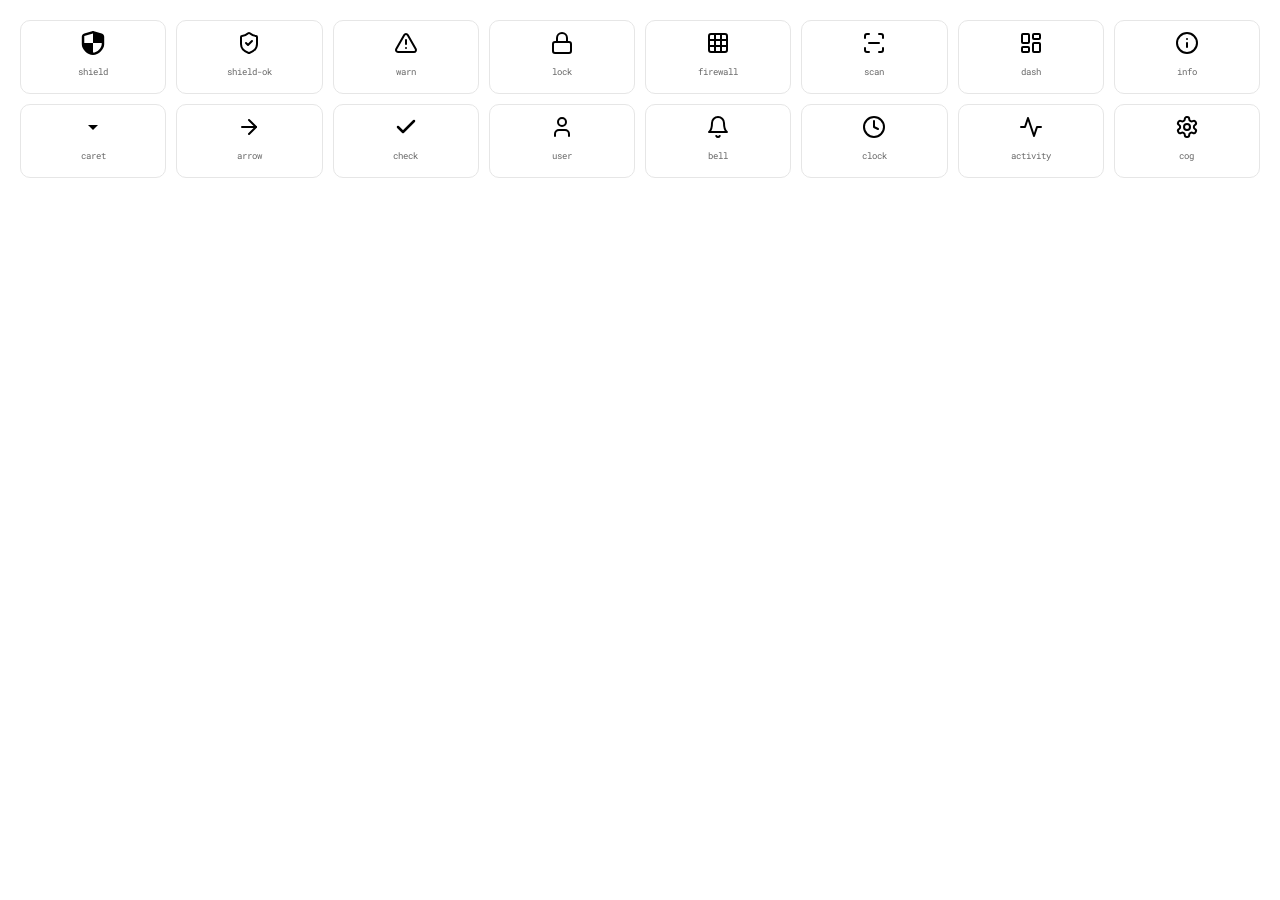
<file: WP Defender Design System/preview/brand-icons.html>
<!doctype html>
<html><head><meta charset="utf-8"><title>Iconography</title>
<link rel="stylesheet" href="../colors_and_type.css">
<style>
  body{margin:0;padding:20px;background:#fff;font-family:var(--font-sans)}
  .grid{display:grid;grid-template-columns:repeat(8,1fr);gap:10px}
  .ic{display:flex;flex-direction:column;align-items:center;gap:6px;padding:10px;border:1px solid var(--border-default);border-radius:10px}
  .ic img{width:24px;height:24px;color:var(--ink-800)}
  .ic span{font-family:var(--font-mono);font-size:9px;color:var(--fg-2)}
</style></head>
<body>
<div class="grid">
  <div class="ic"><img src="../assets/defender-shield.svg"><span>shield</span></div>
  <div class="ic"><img src="../assets/icons/shield-check.svg"><span>shield-ok</span></div>
  <div class="ic"><img src="../assets/icons/warning-triangle.svg"><span>warn</span></div>
  <div class="ic"><img src="../assets/icons/lock.svg"><span>lock</span></div>
  <div class="ic"><img src="../assets/icons/firewall.svg"><span>firewall</span></div>
  <div class="ic"><img src="../assets/icons/scan.svg"><span>scan</span></div>
  <div class="ic"><img src="../assets/icons/dashboard.svg"><span>dash</span></div>
  <div class="ic"><img src="../assets/icons/info-circle.svg"><span>info</span></div>
  <div class="ic"><img src="../assets/icons/caret-down.svg"><span>caret</span></div>
  <div class="ic"><img src="../assets/icons/arrow-right.svg"><span>arrow</span></div>
  <div class="ic"><img src="../assets/icons/check.svg"><span>check</span></div>
  <div class="ic"><img src="../assets/icons/user.svg"><span>user</span></div>
  <div class="ic"><img src="../assets/icons/bell.svg"><span>bell</span></div>
  <div class="ic"><img src="../assets/icons/clock.svg"><span>clock</span></div>
  <div class="ic"><img src="../assets/icons/activity.svg"><span>activity</span></div>
  <div class="ic"><img src="../assets/icons/settings-cog.svg"><span>cog</span></div>
</div>
</body></html>
</file>
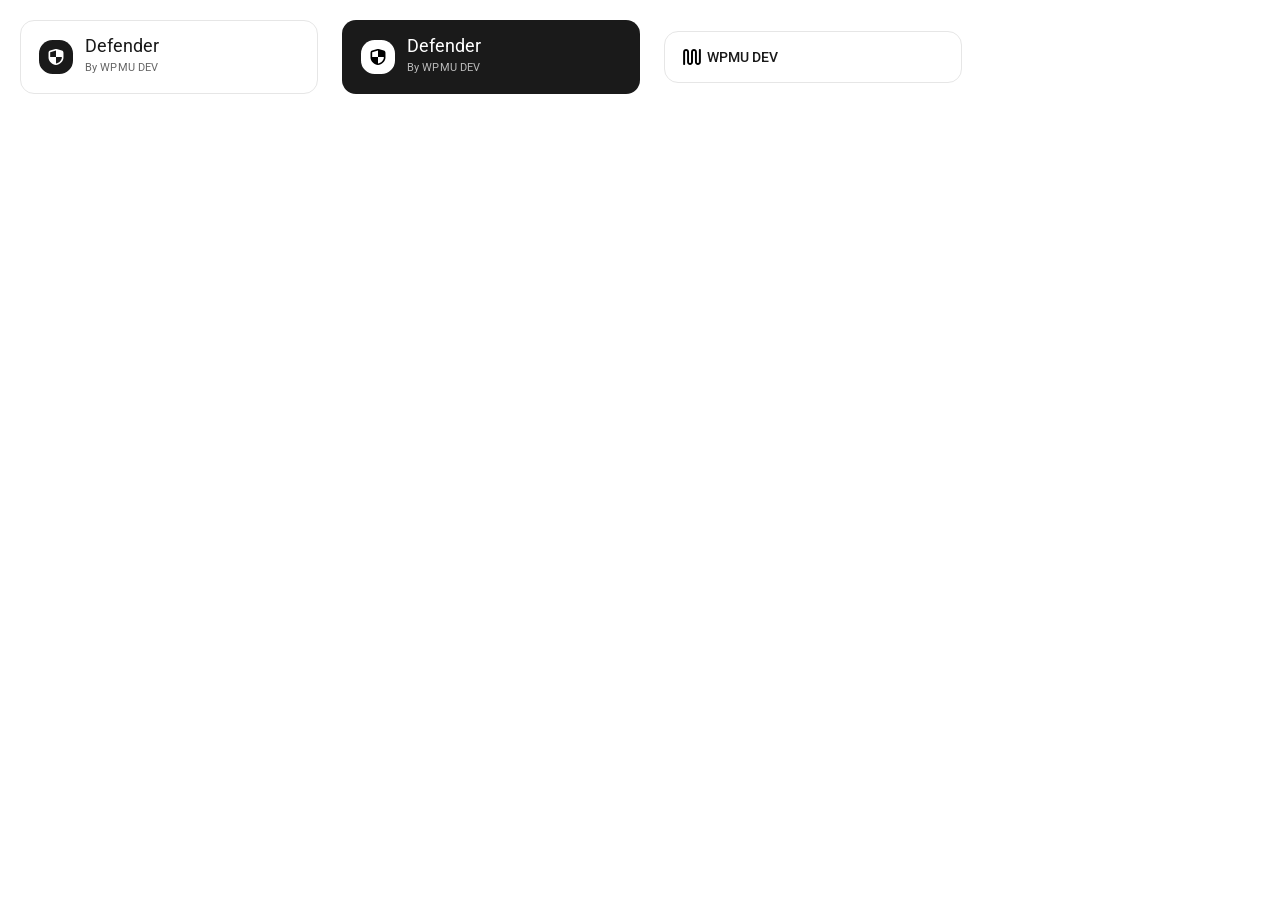
<file: WP Defender Design System/preview/brand-logos.html>
<!doctype html>
<html><head><meta charset="utf-8"><title>Logos</title>
<link rel="stylesheet" href="../colors_and_type.css">
<style>
  body{margin:0;padding:20px;background:#fff;font-family:var(--font-sans);display:flex;gap:24px;flex-wrap:wrap;align-items:center}
  .box{display:flex;align-items:center;gap:12px;padding:14px 18px;border:1px solid var(--border-default);border-radius:14px;min-width:260px}
  .box.dark{background:var(--ink-800);color:#fff;border-color:transparent}
  .box.dark .title{color:#fff}
  .box .sh{width:34px;height:34px;border-radius:13.6px;background:var(--ink-800);display:flex;align-items:center;justify-content:center;color:#fff}
  .box.dark .sh{background:#fff;color:var(--ink-800)}
  .title{font-size:18px;font-weight:400;color:var(--fg-1)}
  .sub{font-size:11px;color:var(--fg-2);letter-spacing:.1px}
  .box.dark .sub{color:rgba(255,255,255,.7)}
  .wp{display:flex;align-items:center;gap:6px;color:var(--fg-1)}
  .box.dark .wp{color:#fff}
</style></head>
<body>
<div class="box">
  <div class="sh"><img src="../assets/defender-shield.svg" width="16" height="16" style="filter:invert(1)"></div>
  <div><div class="title">Defender</div><div class="sub">By WPMU DEV</div></div>
</div>
<div class="box dark">
  <div class="sh"><img src="../assets/defender-shield.svg" width="16" height="16"></div>
  <div><div class="title">Defender</div><div class="sub">By WPMU DEV</div></div>
</div>
<div class="box">
  <div class="wp"><img src="../assets/wpmudev-logo.svg" width="18" height="16"><span style="font-weight:500">WPMU DEV</span></div>
</div>
</body></html>
</file>
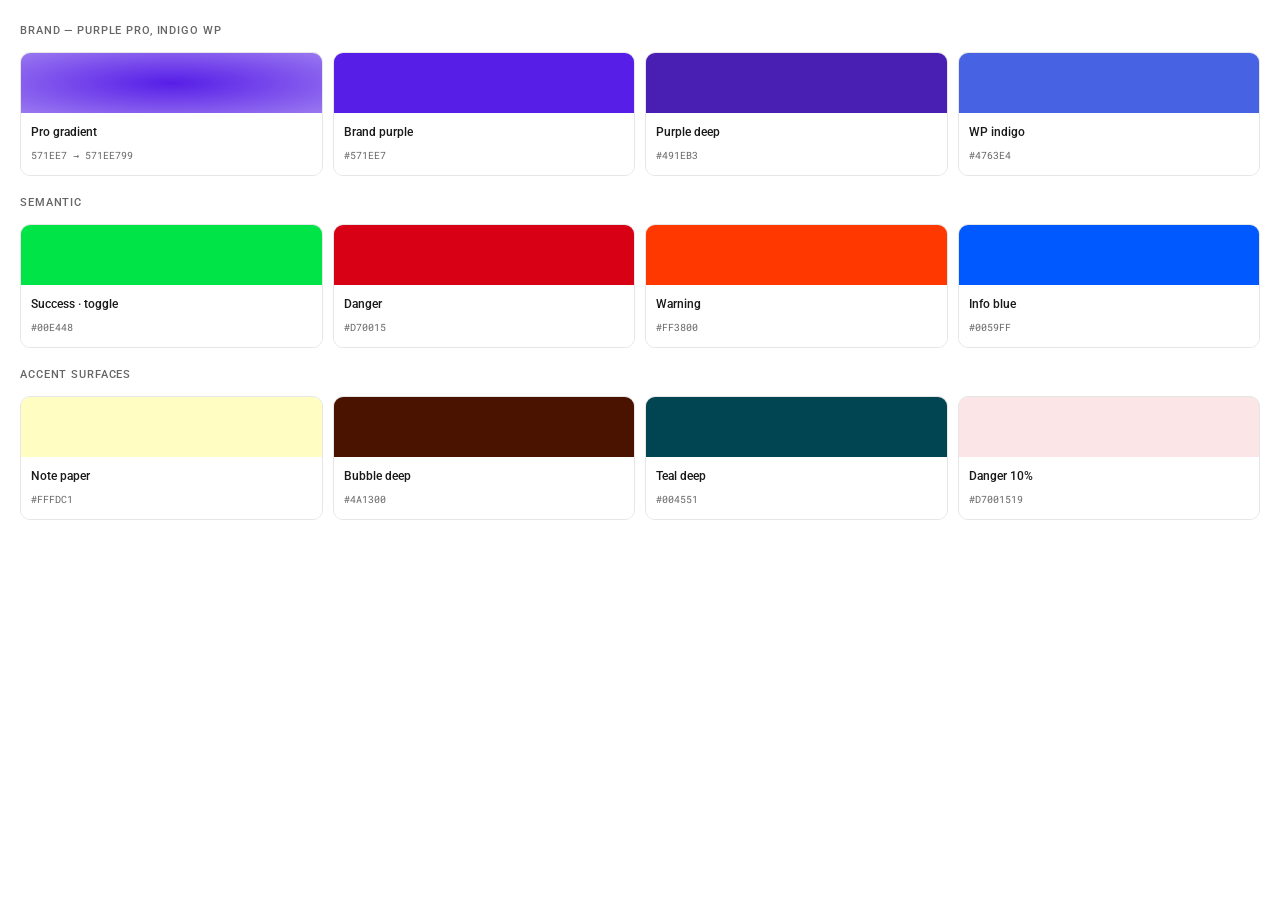
<file: WP Defender Design System/preview/colors-brand-semantic.html>
<!doctype html>
<html><head><meta charset="utf-8"><title>Colors — Brand & Semantic</title>
<link rel="stylesheet" href="../colors_and_type.css">
<style>
  body{margin:0;padding:20px;background:#fff;font-family:var(--font-sans)}
  h4{margin:0 0 10px;font-size:11px;font-weight:500;letter-spacing:.08em;text-transform:uppercase;color:var(--fg-2)}
  .row{display:grid;grid-template-columns:repeat(4,1fr);gap:10px;margin-bottom:16px}
  .sw{border-radius:10px;overflow:hidden;border:1px solid var(--border-default)}
  .chip{height:60px}
  .meta{padding:8px 10px;background:var(--white)}
  .name{font-size:12px;font-weight:500;color:var(--fg-1)}
  .hex{font-family:var(--font-mono);font-size:10px;color:var(--fg-2);margin-top:2px}
</style></head>
<body>
<h4>Brand — purple Pro, indigo WP</h4>
<div class="row">
  <div class="sw"><div class="chip" style="background:radial-gradient(var(--brand-purple) 0%, var(--brand-purple-soft) 100%)"></div><div class="meta"><div class="name">Pro gradient</div><div class="hex">571EE7 → 571EE799</div></div></div>
  <div class="sw"><div class="chip" style="background:var(--brand-purple)"></div><div class="meta"><div class="name">Brand purple</div><div class="hex">#571EE7</div></div></div>
  <div class="sw"><div class="chip" style="background:var(--brand-purple-deep)"></div><div class="meta"><div class="name">Purple deep</div><div class="hex">#491EB3</div></div></div>
  <div class="sw"><div class="chip" style="background:var(--brand-indigo)"></div><div class="meta"><div class="name">WP indigo</div><div class="hex">#4763E4</div></div></div>
</div>

<h4>Semantic</h4>
<div class="row">
  <div class="sw"><div class="chip" style="background:var(--success)"></div><div class="meta"><div class="name">Success · toggle</div><div class="hex">#00E448</div></div></div>
  <div class="sw"><div class="chip" style="background:var(--danger)"></div><div class="meta"><div class="name">Danger</div><div class="hex">#D70015</div></div></div>
  <div class="sw"><div class="chip" style="background:var(--warning)"></div><div class="meta"><div class="name">Warning</div><div class="hex">#FF3800</div></div></div>
  <div class="sw"><div class="chip" style="background:var(--success-ink)"></div><div class="meta"><div class="name">Info blue</div><div class="hex">#0059FF</div></div></div>
</div>

<h4>Accent surfaces</h4>
<div class="row">
  <div class="sw"><div class="chip" style="background:var(--warning-bg)"></div><div class="meta"><div class="name">Note paper</div><div class="hex">#FFFDC1</div></div></div>
  <div class="sw"><div class="chip" style="background:var(--cream-deep)"></div><div class="meta"><div class="name">Bubble deep</div><div class="hex">#4A1300</div></div></div>
  <div class="sw"><div class="chip" style="background:var(--teal-deep)"></div><div class="meta"><div class="name">Teal deep</div><div class="hex">#004551</div></div></div>
  <div class="sw"><div class="chip" style="background:var(--danger-10)"></div><div class="meta"><div class="name">Danger 10%</div><div class="hex">#D7001519</div></div></div>
</div>
</body></html>
</file>
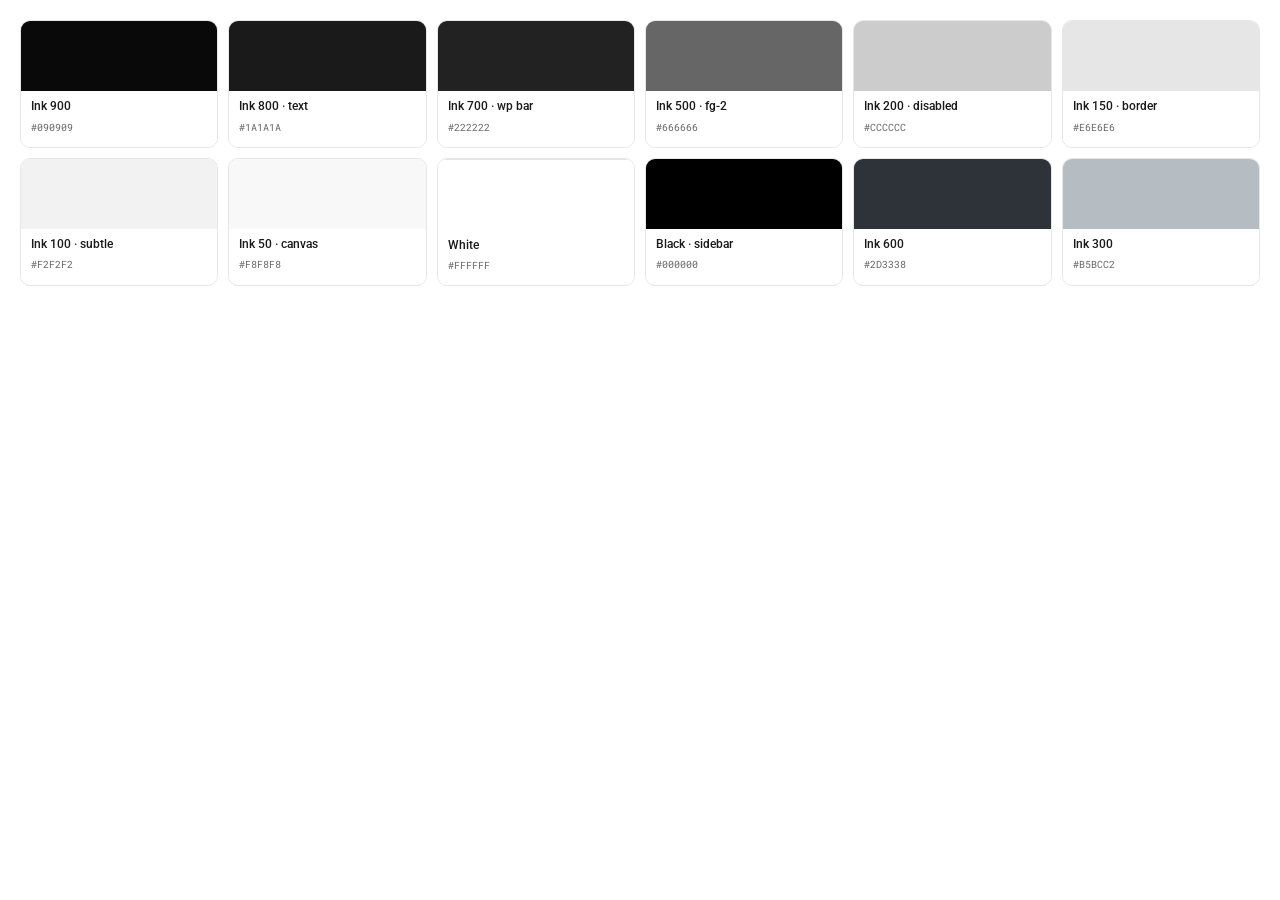
<file: WP Defender Design System/preview/colors-neutrals.html>
<!doctype html>
<html><head><meta charset="utf-8"><title>Colors — Core</title>
<link rel="stylesheet" href="../colors_and_type.css">
<style>
  body{margin:0;padding:20px;background:#fff;font-family:var(--font-sans)}
  .grid{display:grid;grid-template-columns:repeat(6,1fr);gap:10px}
  .sw{border-radius:10px;overflow:hidden;border:1px solid var(--border-default)}
  .chip{height:70px}
  .meta{padding:8px 10px;background:var(--white)}
  .name{font-size:12px;font-weight:500;color:var(--fg-1);line-height:1.3}
  .hex{font-family:var(--font-mono);font-size:10px;color:var(--fg-2);margin-top:2px}
</style></head>
<body>
<div class="grid">
  <div class="sw"><div class="chip" style="background:var(--ink-900)"></div><div class="meta"><div class="name">Ink 900</div><div class="hex">#090909</div></div></div>
  <div class="sw"><div class="chip" style="background:var(--ink-800)"></div><div class="meta"><div class="name">Ink 800 · text</div><div class="hex">#1A1A1A</div></div></div>
  <div class="sw"><div class="chip" style="background:var(--ink-700)"></div><div class="meta"><div class="name">Ink 700 · wp bar</div><div class="hex">#222222</div></div></div>
  <div class="sw"><div class="chip" style="background:var(--ink-500)"></div><div class="meta"><div class="name">Ink 500 · fg-2</div><div class="hex">#666666</div></div></div>
  <div class="sw"><div class="chip" style="background:var(--ink-200)"></div><div class="meta"><div class="name">Ink 200 · disabled</div><div class="hex">#CCCCCC</div></div></div>
  <div class="sw"><div class="chip" style="background:var(--ink-150)"></div><div class="meta"><div class="name">Ink 150 · border</div><div class="hex">#E6E6E6</div></div></div>
  <div class="sw"><div class="chip" style="background:var(--ink-100)"></div><div class="meta"><div class="name">Ink 100 · subtle</div><div class="hex">#F2F2F2</div></div></div>
  <div class="sw"><div class="chip" style="background:var(--ink-50)"></div><div class="meta"><div class="name">Ink 50 · canvas</div><div class="hex">#F8F8F8</div></div></div>
  <div class="sw"><div class="chip" style="background:var(--white);border-top:1px solid var(--border-default)"></div><div class="meta"><div class="name">White</div><div class="hex">#FFFFFF</div></div></div>
  <div class="sw"><div class="chip" style="background:var(--black)"></div><div class="meta"><div class="name">Black · sidebar</div><div class="hex">#000000</div></div></div>
  <div class="sw"><div class="chip" style="background:var(--ink-600)"></div><div class="meta"><div class="name">Ink 600</div><div class="hex">#2D3338</div></div></div>
  <div class="sw"><div class="chip" style="background:var(--ink-300)"></div><div class="meta"><div class="name">Ink 300</div><div class="hex">#B5BCC2</div></div></div>
</div>
</body></html>
</file>
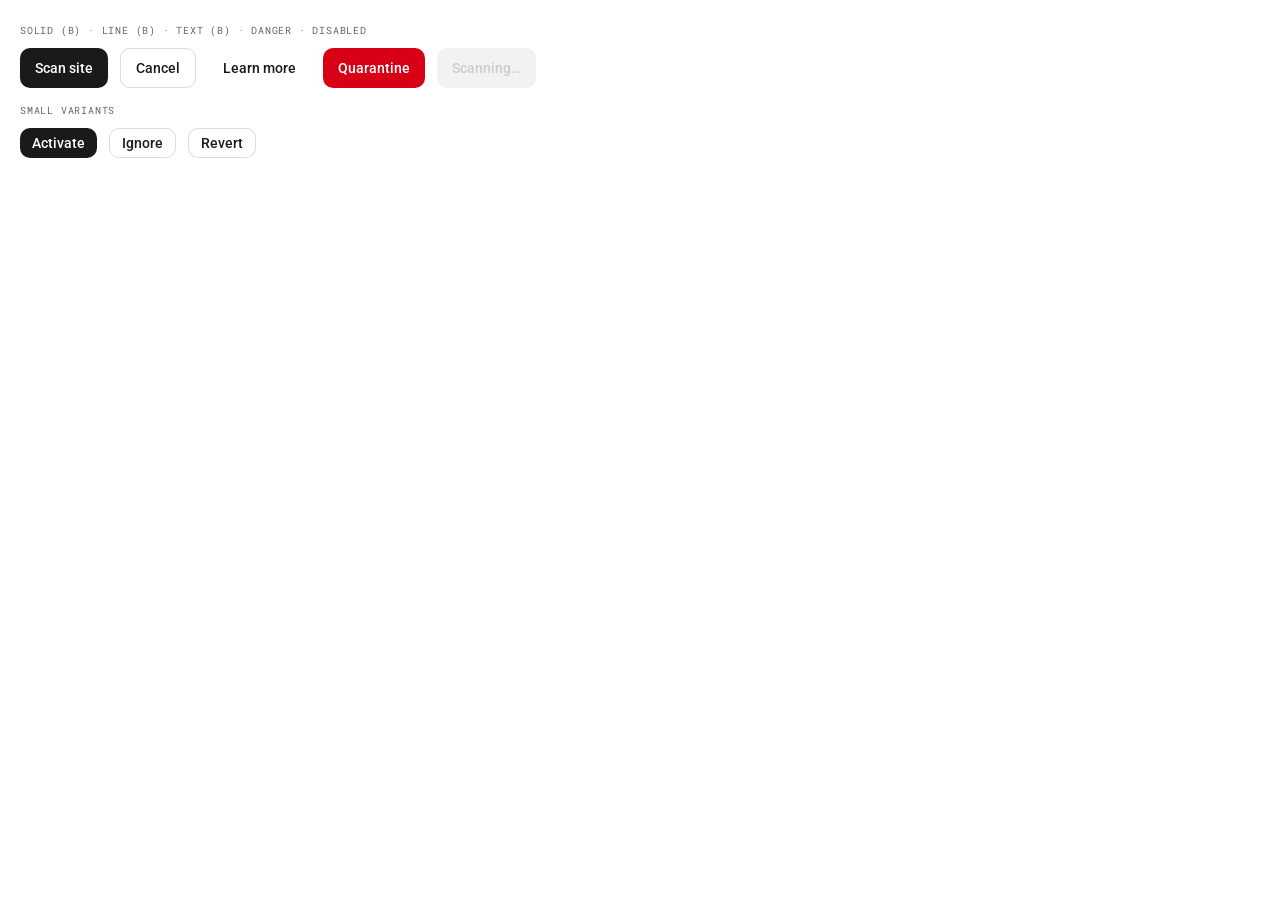
<file: WP Defender Design System/preview/components-buttons.html>
<!doctype html>
<html><head><meta charset="utf-8"><title>Buttons</title>
<link rel="stylesheet" href="../colors_and_type.css">
<style>
  body{margin:0;padding:20px;background:#fff;font-family:var(--font-sans)}
  .row{display:flex;gap:12px;flex-wrap:wrap;align-items:center;margin-bottom:12px}
  .btn{font-family:var(--font-sans);font-size:14px;font-weight:500;border-radius:10px;padding:0 15px;height:40px;border:0;cursor:pointer;display:inline-flex;align-items:center;gap:7px;transition:background var(--dur-fast) var(--ease-std)}
  .btn.lg{font-size:18px;height:40px}
  .btn.sm{height:30px;font-size:14px;padding:0 12px}
  .btn-solid{background:var(--ink-800);color:var(--white)}
  .btn-solid:hover{background:var(--ink-600)}
  .btn-line{background:transparent;color:var(--ink-800);border:1px solid var(--ink-800-15)}
  .btn-line:hover{background:var(--ink-50)}
  .btn-text{background:transparent;color:var(--ink-800)}
  .btn-text:hover{text-decoration:underline}
  .btn-danger{background:var(--danger);color:var(--white)}
  .btn-solid-w{background:var(--white);color:var(--ink-800);border:1px solid var(--ink-800-15)}
  .btn[disabled]{background:var(--ink-100);color:var(--ink-200);pointer-events:none}
  .label{font-family:var(--font-mono);font-size:10px;color:var(--fg-2);text-transform:uppercase;letter-spacing:.08em;margin:0 0 6px}
</style></head>
<body>
<p class="label">Solid (B) · Line (B) · Text (B) · Danger · Disabled</p>
<div class="row">
  <button class="btn btn-solid">Scan site</button>
  <button class="btn btn-line">Cancel</button>
  <button class="btn btn-text">Learn more</button>
  <button class="btn btn-danger">Quarantine</button>
  <button class="btn btn-solid" disabled>Scanning…</button>
</div>
<p class="label">Small variants</p>
<div class="row">
  <button class="btn btn-solid sm">Activate</button>
  <button class="btn btn-line sm">Ignore</button>
  <button class="btn btn-solid-w sm">Revert</button>
</div>
</body></html>
</file>
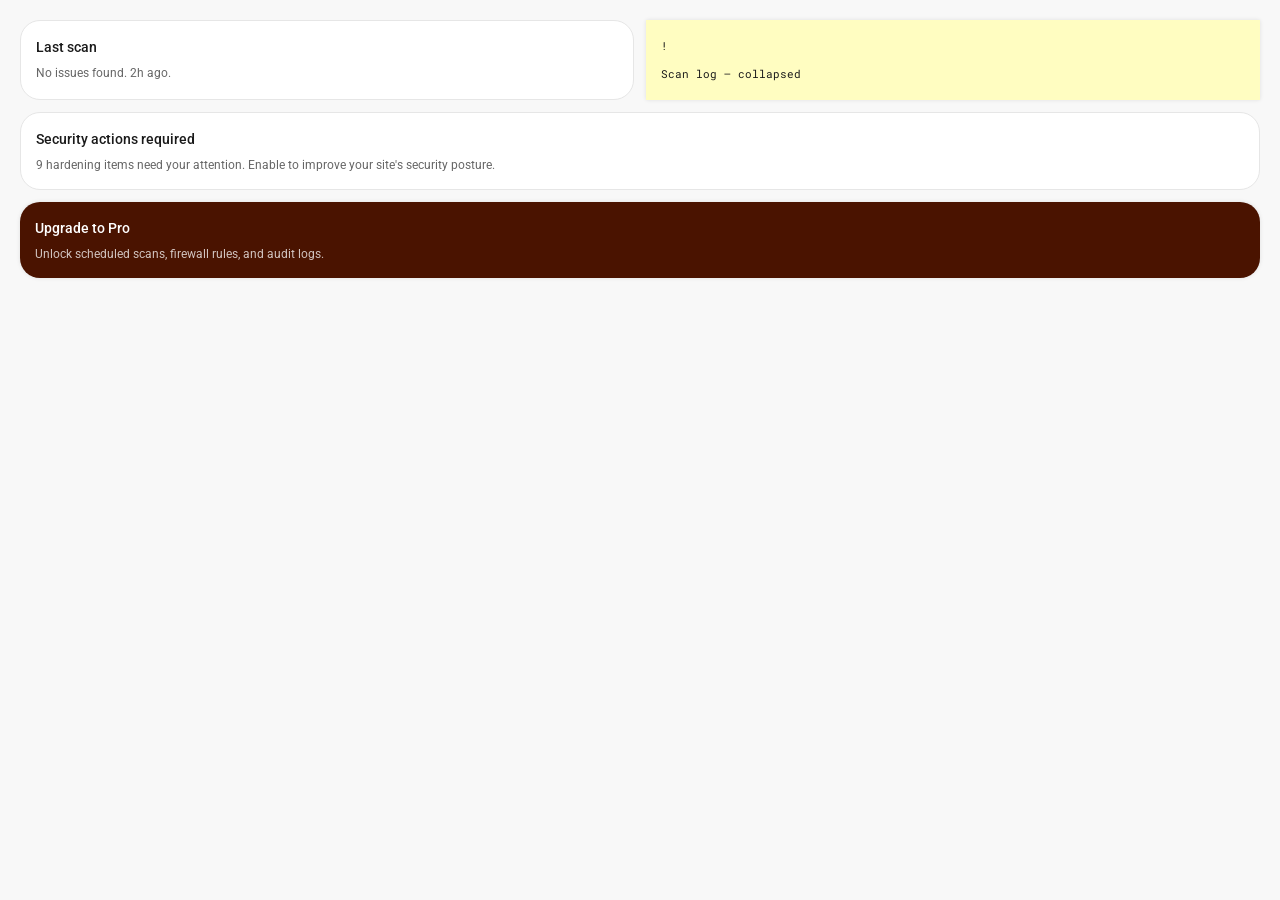
<file: WP Defender Design System/preview/components-cards.html>
<!doctype html>
<html><head><meta charset="utf-8"><title>Cards</title>
<link rel="stylesheet" href="../colors_and_type.css">
<style>
  body{margin:0;padding:20px;background:var(--ink-50);font-family:var(--font-sans)}
  .grid{display:grid;grid-template-columns:1fr 1fr;gap:12px}
  .card{background:#fff;border:1px solid var(--border-default);border-radius:20px;padding:15px}
  .note{background:var(--warning-bg);border-radius:0;padding:15px;box-shadow:var(--shadow-xs);backdrop-filter:blur(10px)}
  .bubble{background:var(--cream-deep);color:#fff;border-radius:20px;padding:15px;box-shadow:var(--shadow-xs)}
  .title{font-size:14px;font-weight:500;margin:0 0 6px;color:var(--fg-1)}
  .bubble .title{color:#fff}
  .body{font-size:12px;color:var(--fg-2);margin:0;line-height:18px}
  .bubble .body{color:rgba(255,255,255,.75)}
  .mono{font-family:var(--font-mono);font-size:11px;color:var(--fg-1);margin:0}
</style></head>
<body>
<div class="grid">
  <div class="card">
    <p class="title">Last scan</p>
    <p class="body">No issues found. 2h ago.</p>
  </div>
  <div class="note">
    <p class="mono" style="margin-bottom:6px">!</p>
    <p class="mono">Scan log — collapsed</p>
  </div>
  <div class="card" style="grid-column:span 2">
    <p class="title">Security actions required</p>
    <p class="body">9 hardening items need your attention. Enable to improve your site's security posture.</p>
  </div>
  <div class="bubble" style="grid-column:span 2">
    <p class="title">Upgrade to Pro</p>
    <p class="body">Unlock scheduled scans, firewall rules, and audit logs.</p>
  </div>
</div>
</body></html>
</file>
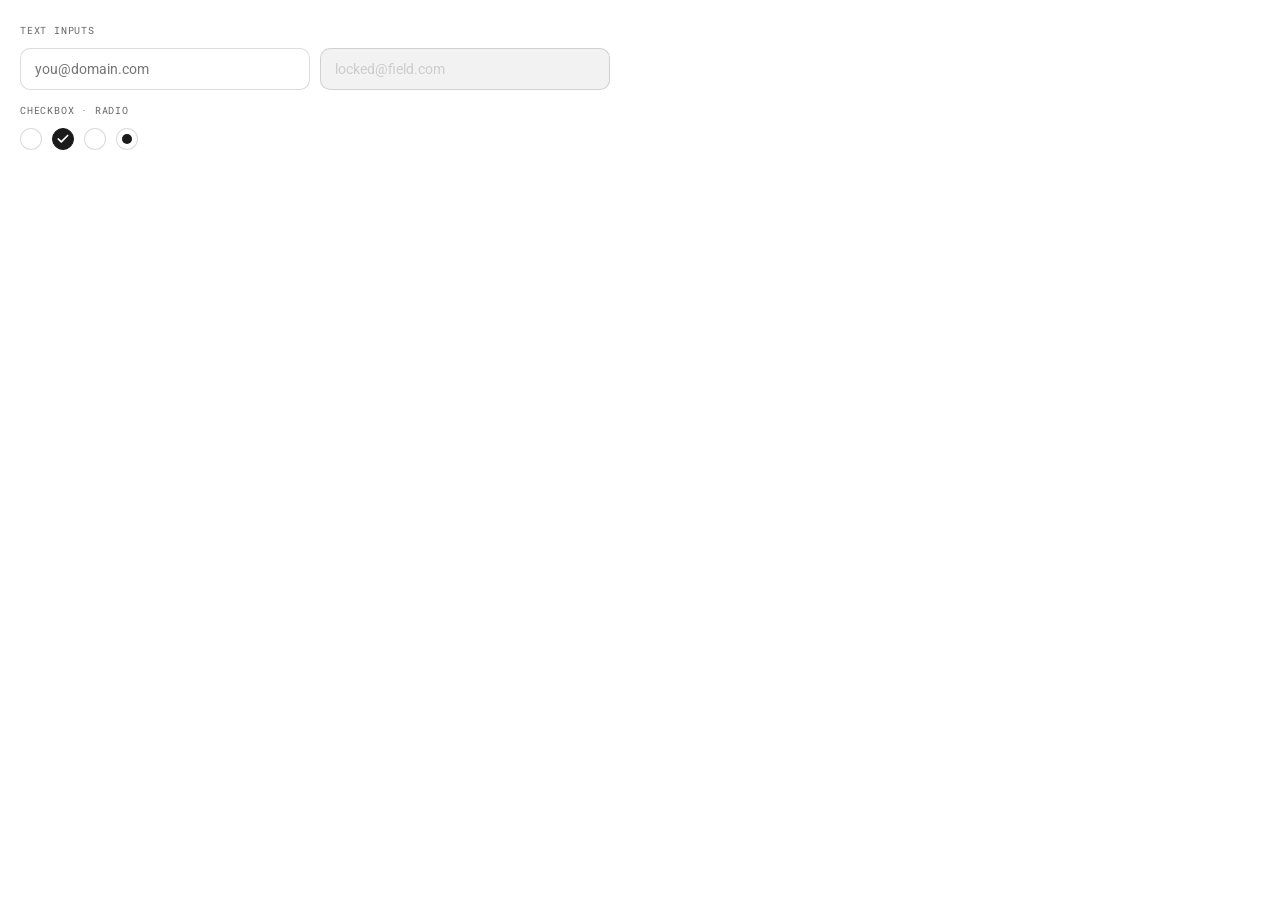
<file: WP Defender Design System/preview/components-inputs.html>
<!doctype html>
<html><head><meta charset="utf-8"><title>Inputs</title>
<link rel="stylesheet" href="../colors_and_type.css">
<style>
  body{margin:0;padding:20px;background:#fff;font-family:var(--font-sans)}
  .input{height:40px;border:1px solid var(--ink-800-15);border-radius:10px;padding:0 14px;font-size:14px;font-family:inherit;width:260px;background:#fff;color:var(--fg-1)}
  .input:focus{outline:2px solid var(--brand-indigo);outline-offset:-1px;border-color:transparent}
  .input.disabled{background:var(--ink-100);color:var(--ink-200);pointer-events:none}
  .row{display:flex;gap:10px;margin-bottom:10px;align-items:center;flex-wrap:wrap}
  .check{width:20px;height:20px;border-radius:100px;border:1px solid var(--ink-800-15);background:#fff;display:inline-flex;align-items:center;justify-content:center}
  .check.on{background:var(--ink-800);border-color:var(--ink-800)}
  .check.on svg{color:#fff}
  .radio{width:20px;height:20px;border-radius:100%;border:1px solid var(--ink-800-15);background:#fff;display:inline-flex;align-items:center;justify-content:center}
  .radio.on::after{content:"";width:10px;height:10px;border-radius:100%;background:var(--ink-800)}
  .label{font-family:var(--font-mono);font-size:10px;color:var(--fg-2);text-transform:uppercase;letter-spacing:.08em;margin:0 0 6px}
</style></head>
<body>
<p class="label">Text inputs</p>
<div class="row">
  <input class="input" placeholder="you@domain.com">
  <input class="input disabled" value="locked@field.com">
</div>
<p class="label">Checkbox · Radio</p>
<div class="row">
  <span class="check"></span>
  <span class="check on"><svg width="14" height="14" viewBox="0 0 24 24" fill="none" stroke="currentColor" stroke-width="3" stroke-linecap="round" stroke-linejoin="round"><path d="M20 6 9 17l-5-5"/></svg></span>
  <span class="radio"></span>
  <span class="radio on"></span>
</div>
</body></html>
</file>
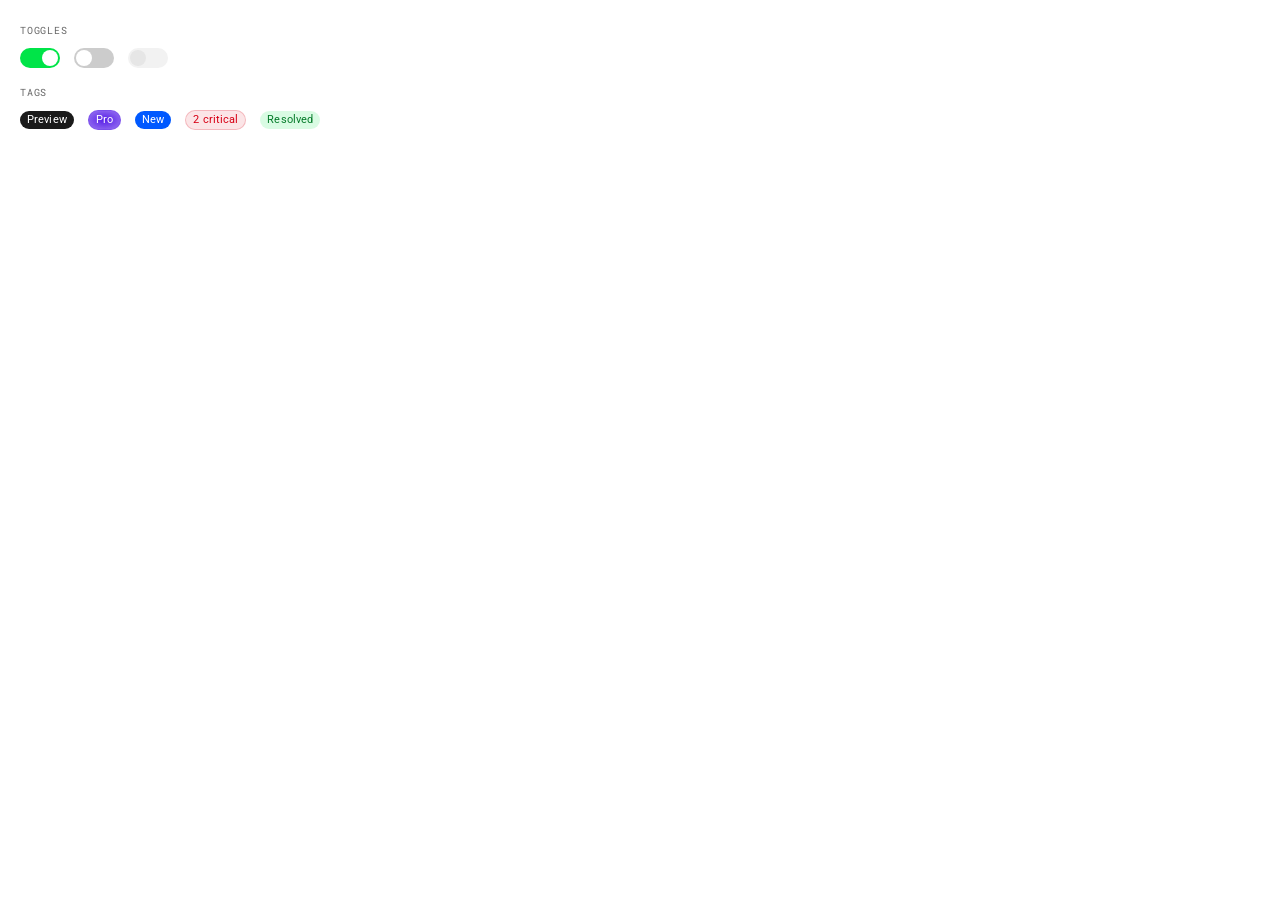
<file: WP Defender Design System/preview/components-toggles-tags.html>
<!doctype html>
<html><head><meta charset="utf-8"><title>Toggles & Tags</title>
<link rel="stylesheet" href="../colors_and_type.css">
<style>
  body{margin:0;padding:20px;background:#fff;font-family:var(--font-sans)}
  .row{display:flex;gap:14px;flex-wrap:wrap;align-items:center;margin-bottom:14px}
  .toggle{width:40px;height:20px;border-radius:100px;position:relative;display:inline-block;cursor:pointer}
  .toggle::after{content:"";position:absolute;width:16px;height:16px;border-radius:100px;background:#fff;top:2px;left:2px;transition:left var(--dur-med) var(--ease-std)}
  .toggle.on{background:var(--success)}
  .toggle.on::after{left:22px}
  .toggle.off{background:var(--ink-200)}
  .toggle.dis{background:var(--ink-100)}
  .toggle.dis::after{background:var(--ink-150)}

  .tag{display:inline-flex;align-items:center;justify-content:center;height:18px;padding:0 7px;border-radius:1020px;font-size:11px;letter-spacing:.1px;line-height:16px;color:#fff}
  .tag.black{background:var(--ink-800)}
  .tag.pro{background:radial-gradient(var(--brand-purple) 0%, var(--brand-purple-soft) 100%);border:1px solid var(--brand-purple-tint)}
  .tag.new{background:var(--success-ink)}
  .tag.status-danger{background:var(--danger-10);color:var(--danger);border:1px solid var(--danger-20)}
  .tag.status-ok{background:rgba(0,228,72,.15);color:#067b2a}
  .label{font-family:var(--font-mono);font-size:10px;color:var(--fg-2);text-transform:uppercase;letter-spacing:.08em;margin:0 0 6px}
</style></head>
<body>
<p class="label">Toggles</p>
<div class="row">
  <span class="toggle on"></span>
  <span class="toggle off"></span>
  <span class="toggle dis"></span>
</div>
<p class="label">Tags</p>
<div class="row">
  <span class="tag black">Preview</span>
  <span class="tag pro">Pro</span>
  <span class="tag new">New</span>
  <span class="tag status-danger">2 critical</span>
  <span class="tag status-ok">Resolved</span>
</div>
</body></html>
</file>
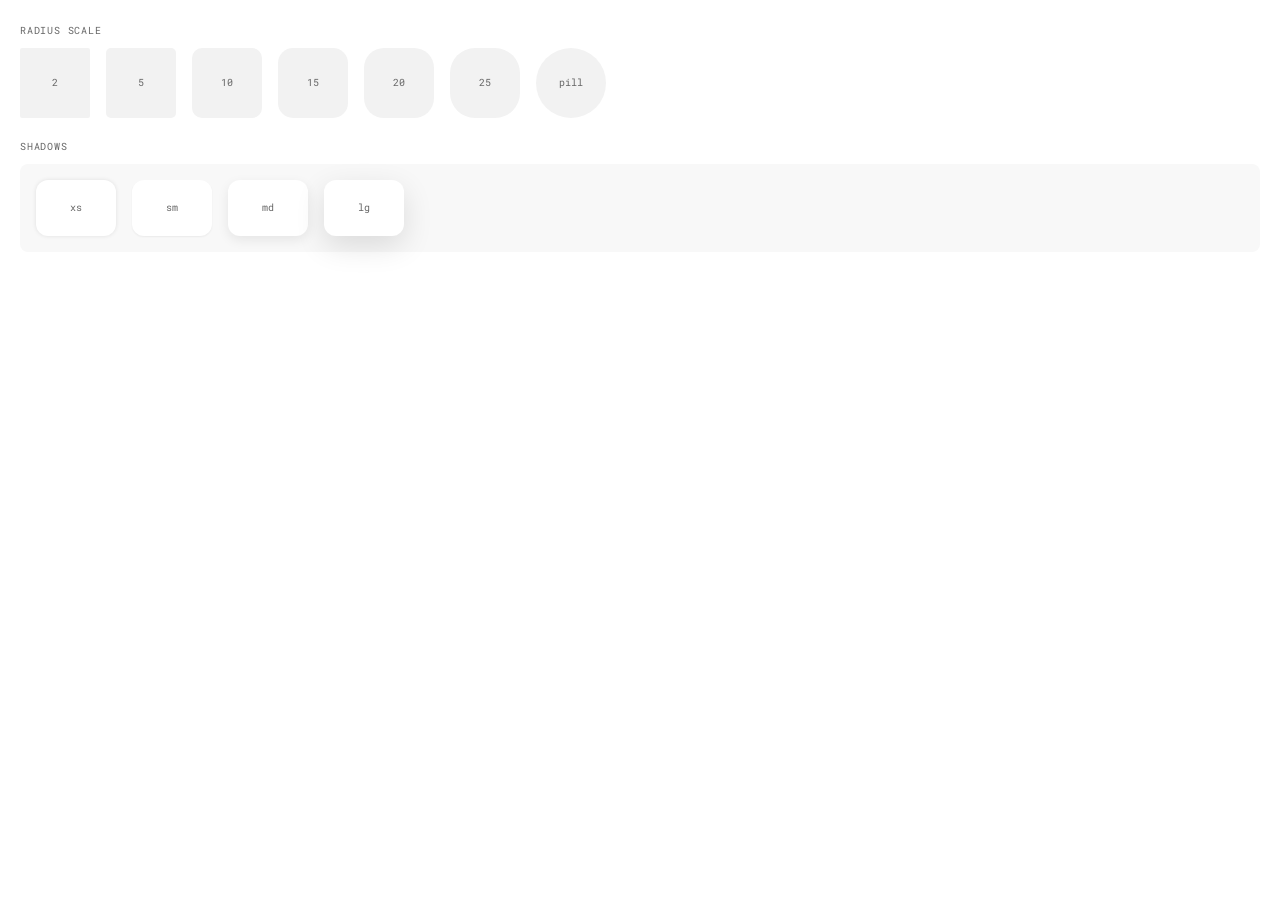
<file: WP Defender Design System/preview/spacing-radii-shadows.html>
<!doctype html>
<html><head><meta charset="utf-8"><title>Radii & Shadows</title>
<link rel="stylesheet" href="../colors_and_type.css">
<style>
  body{margin:0;padding:20px;background:#fff;font-family:var(--font-sans)}
  .row{display:flex;gap:16px;flex-wrap:wrap;margin-bottom:18px}
  .tile{width:70px;height:70px;background:var(--ink-100);display:flex;align-items:center;justify-content:center;font-family:var(--font-mono);font-size:10px;color:var(--fg-2)}
  .shadow-tile{width:80px;height:56px;background:#fff;border-radius:12px;display:flex;align-items:center;justify-content:center;font-family:var(--font-mono);font-size:10px;color:var(--fg-2)}
  .label{font-family:var(--font-mono);font-size:10px;color:var(--fg-2);text-transform:uppercase;letter-spacing:.08em;margin:0 0 6px}
</style></head>
<body>
<p class="label">Radius scale</p>
<div class="row">
  <div class="tile" style="border-radius:2px">2</div>
  <div class="tile" style="border-radius:5px">5</div>
  <div class="tile" style="border-radius:10px">10</div>
  <div class="tile" style="border-radius:15px">15</div>
  <div class="tile" style="border-radius:20px">20</div>
  <div class="tile" style="border-radius:25px">25</div>
  <div class="tile" style="border-radius:1020px">pill</div>
</div>
<p class="label">Shadows</p>
<div class="row" style="background:var(--ink-50);padding:16px;border-radius:8px">
  <div class="shadow-tile" style="box-shadow:var(--shadow-xs)">xs</div>
  <div class="shadow-tile" style="box-shadow:var(--shadow-sm)">sm</div>
  <div class="shadow-tile" style="box-shadow:var(--shadow-md)">md</div>
  <div class="shadow-tile" style="box-shadow:var(--shadow-lg)">lg</div>
</div>
</body></html>
</file>
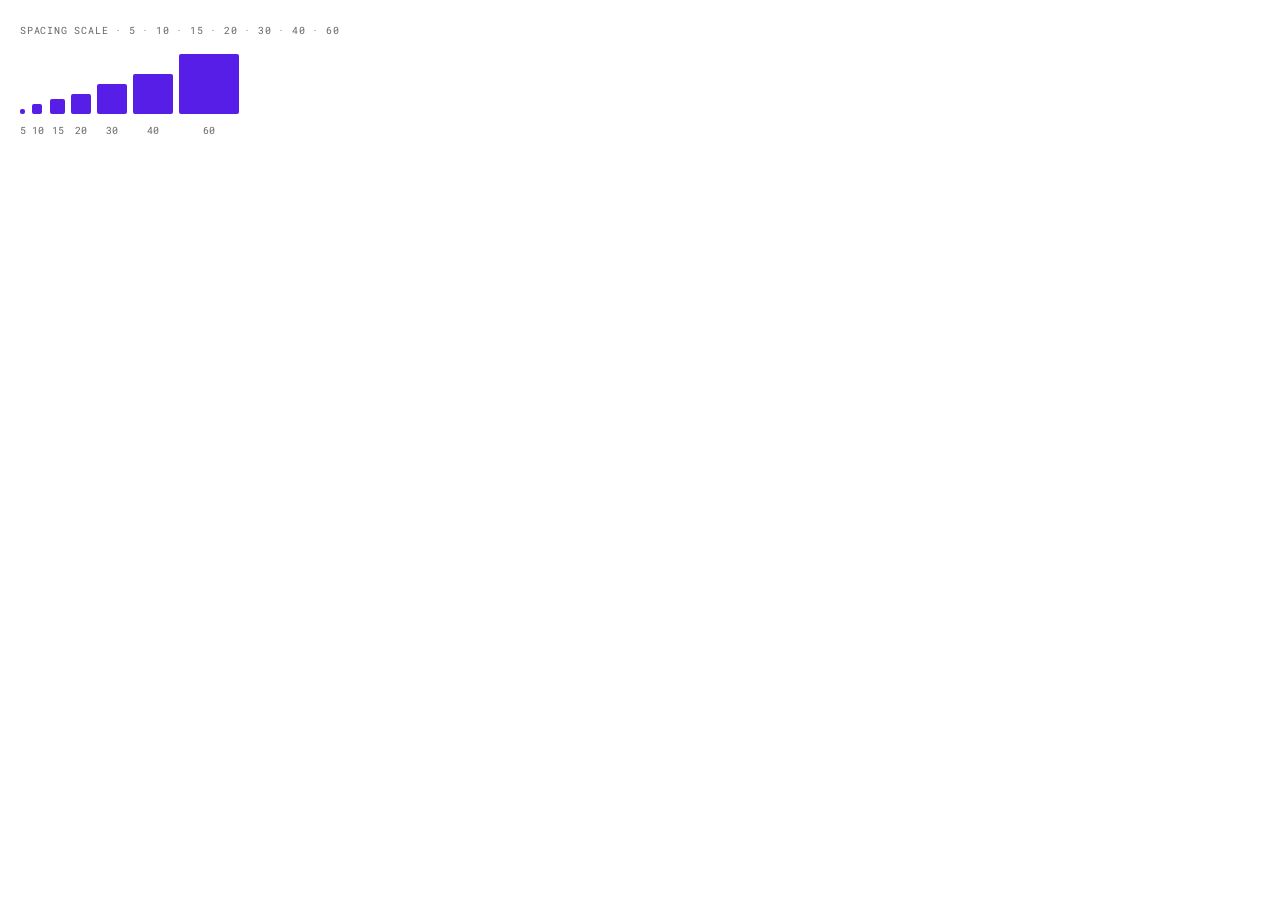
<file: WP Defender Design System/preview/spacing-scale.html>
<!doctype html>
<html><head><meta charset="utf-8"><title>Spacing</title>
<link rel="stylesheet" href="../colors_and_type.css">
<style>
  body{margin:0;padding:20px;background:#fff;font-family:var(--font-sans)}
  .scale{display:flex;align-items:flex-end;gap:6px}
  .bar{background:var(--brand-purple);border-radius:2px}
  .cap{font-family:var(--font-mono);font-size:10px;color:var(--fg-2);margin-top:6px;text-align:center}
  .label{font-family:var(--font-mono);font-size:10px;color:var(--fg-2);text-transform:uppercase;letter-spacing:.08em;margin:0 0 12px}
</style></head>
<body>
<p class="label">Spacing scale · 5 · 10 · 15 · 20 · 30 · 40 · 60</p>
<div class="scale">
  <div><div class="bar" style="width:5px;height:5px"></div><div class="cap">5</div></div>
  <div><div class="bar" style="width:10px;height:10px"></div><div class="cap">10</div></div>
  <div><div class="bar" style="width:15px;height:15px"></div><div class="cap">15</div></div>
  <div><div class="bar" style="width:20px;height:20px"></div><div class="cap">20</div></div>
  <div><div class="bar" style="width:30px;height:30px"></div><div class="cap">30</div></div>
  <div><div class="bar" style="width:40px;height:40px"></div><div class="cap">40</div></div>
  <div><div class="bar" style="width:60px;height:60px"></div><div class="cap">60</div></div>
</div>
</body></html>
</file>
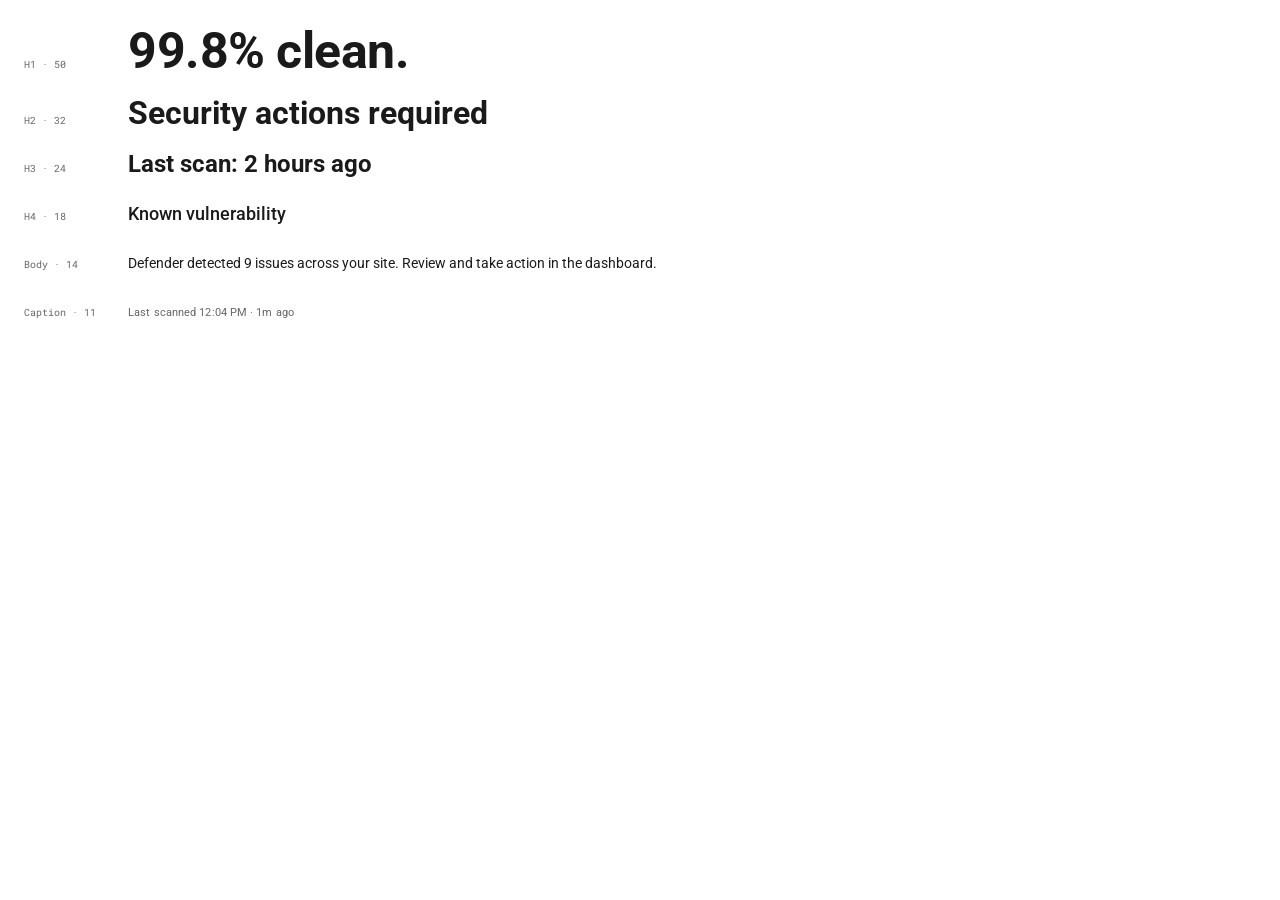
<file: WP Defender Design System/preview/type-display.html>
<!doctype html>
<html><head><meta charset="utf-8"><title>Type — Display & body</title>
<link rel="stylesheet" href="../colors_and_type.css">
<style>
  body{margin:0;padding:24px;background:#fff}
  .spec{display:grid;grid-template-columns:80px 1fr;gap:16px 24px;align-items:baseline}
  .label{font-family:var(--font-mono);font-size:10px;color:var(--fg-2);padding-top:10px}
  hr{border:0;border-top:1px solid var(--border-default);margin:14px 0}
</style></head>
<body>
<div class="spec">
  <div class="label">H1 · 50</div><div class="h1">99.8% clean.</div>
  <div class="label">H2 · 32</div><div class="h2">Security actions required</div>
  <div class="label">H3 · 24</div><div class="h3">Last scan: 2 hours ago</div>
  <div class="label">H4 · 18</div><div class="h4">Known vulnerability</div>
  <div class="label">Body · 14</div><div class="body">Defender detected 9 issues across your site. Review and take action in the dashboard.</div>
  <div class="label">Caption · 11</div><div class="caption">Last scanned 12:04 PM · 1m ago</div>
</div>
</body></html>
</file>
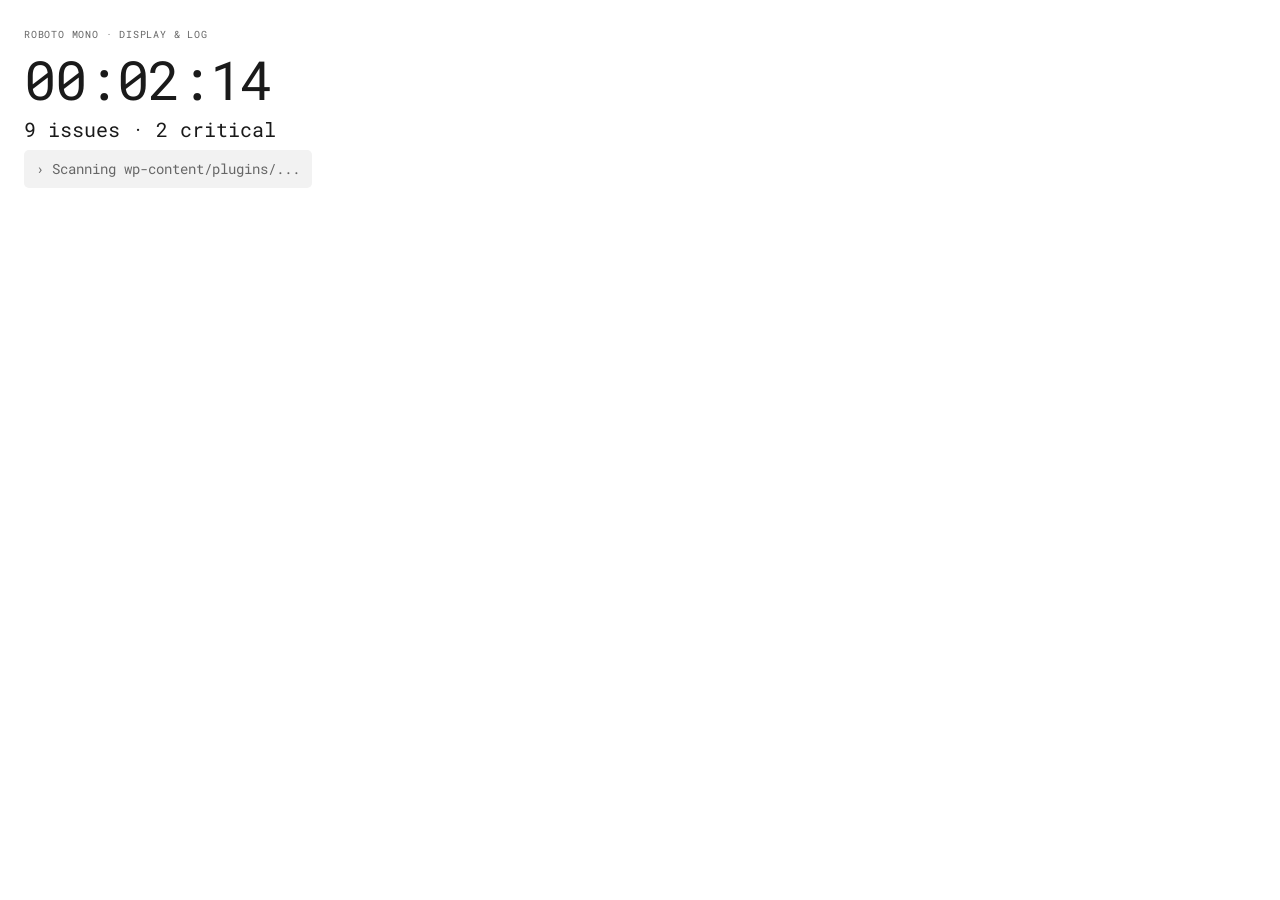
<file: WP Defender Design System/preview/type-mono.html>
<!doctype html>
<html><head><meta charset="utf-8"><title>Type — Mono</title>
<link rel="stylesheet" href="../colors_and_type.css">
<style>
  body{margin:0;padding:24px;background:#fff}
  .big{font-family:var(--font-mono);font-size:54px;line-height:1;color:var(--fg-1);letter-spacing:-.02em}
  .med{font-family:var(--font-mono);font-size:20px;color:var(--fg-1);margin-top:12px}
  .small{font-family:var(--font-mono);font-size:14px;color:var(--fg-2);margin-top:10px;background:var(--ink-100);padding:8px 12px;border-radius:5px;display:inline-block}
  .label{font-family:var(--font-mono);font-size:10px;color:var(--fg-2);text-transform:uppercase;letter-spacing:.08em;margin-bottom:6px}
</style></head>
<body>
<div class="label">Roboto Mono · display & log</div>
<div class="big">00:02:14</div>
<div class="med">9 issues · 2 critical</div>
<div class="small">› Scanning wp-content/plugins/...</div>
</body></html>
</file>
<file: WP Defender Design System/colors_and_type.css>
/* =============================================================
   WP DEFENDER — Colors & Type (by WPMU DEV)
   Extracted from Product 2025_26.fig
   ============================================================= */

@import url('https://fonts.googleapis.com/css2?family=Roboto:wght@400;500;700&family=Roboto+Mono:wght@400;500&display=swap');

:root {
  /* ---------- Brand ---------- */
  --brand-purple: rgb(87, 30, 231);           /* Primary — Pro / premium accents */
  --brand-purple-deep: rgb(73, 30, 179);      /* Hover / pressed */
  --brand-purple-soft: rgba(87, 30, 231, 0.6);
  --brand-purple-tint: rgba(87, 30, 231, 0.2);
  --brand-indigo: rgb(71, 99, 228);           /* WP admin header (DefenderWP menu) */

  /* ---------- Greys (the WordPress-admin neutrals that define the UI) ---------- */
  --ink-900: rgb(9, 9, 9);
  --ink-800: rgb(26, 26, 26);        /* Primary text / buttons */
  --ink-700: rgb(34, 34, 34);        /* WP sub-nav background */
  --ink-600: rgb(45, 51, 56);
  --ink-500: rgb(102, 102, 102);     /* Secondary text, timestamps */
  --ink-400: rgb(119, 119, 119);
  --ink-300: rgb(181, 188, 194);
  --ink-200: rgb(204, 204, 204);     /* Disabled text / borders */
  --ink-150: rgb(230, 230, 230);     /* Default border */
  --ink-100: rgb(242, 242, 242);     /* Notification block bg */
  --ink-50:  rgb(248, 248, 248);     /* Surface / workspace */
  --white:   rgb(255, 255, 255);
  --black:   rgb(0, 0, 0);

  --ink-800-15: rgba(26, 26, 26, 0.15);   /* Input borders */
  --ink-800-25: rgba(26, 26, 26, 0.25);
  --ink-800-20: rgba(26, 26, 26, 0.2);
  --white-40: rgba(255, 255, 255, 0.4);
  --black-10: rgba(0, 0, 0, 0.1);

  /* ---------- Semantic ---------- */
  --success: rgb(0, 228, 72);        /* Toggle ON, success states */
  --success-ink: rgb(0, 89, 255);    /* Info/status blue */
  --danger:  rgb(215, 0, 21);        /* Critical issue */
  --danger-10: rgba(215, 0, 21, 0.1);
  --danger-20: rgba(215, 0, 21, 0.2);
  --warning: rgb(255, 56, 0);        /* High-priority orange-red */
  --warning-bg: rgb(255, 253, 193);  /* Yellow note paper */
  --teal-deep: rgb(0, 69, 81);       /* Accent dark teal */
  --teal-text: rgb(38, 121, 153);
  --cream-deep: rgb(74, 19, 0);      /* Bubble bg */

  /* ---------- Tokens (semantic aliases) ---------- */
  --fg-1: var(--ink-800);            /* Primary body text */
  --fg-2: var(--ink-500);            /* Secondary */
  --fg-3: var(--ink-400);
  --fg-disabled: var(--ink-200);
  --fg-inverse: var(--white);

  --bg-app: var(--ink-50);           /* Plugin workspace */
  --bg-surface: var(--white);
  --bg-subtle: var(--ink-100);
  --bg-wp-chrome: var(--ink-700);    /* Black WP top bar */
  --bg-wp-sidebar: var(--black);     /* WP left nav */

  --border-default: var(--ink-150);
  --border-strong: var(--ink-200);
  --border-input: var(--ink-800-15);

  /* ---------- Radius ---------- */
  --r-xs: 2px;
  --r-sm: 5px;
  --r-md: 10px;         /* Button (L/R) */
  --r-lg: 15px;         /* Tooltips */
  --r-xl: 20px;         /* Cards / notif blocks */
  --r-2xl: 25px;        /* Workspace container */
  --r-pill: 1020px;
  --r-circle: 100px;

  /* ---------- Elevation ---------- */
  --shadow-xs: 0 0 4px 0 rgba(0, 0, 0, 0.1);     /* Note-paper / bubble */
  --shadow-sm: 0 1px 2px 0 rgba(0, 0, 0, 0.06);
  --shadow-md: 0 4px 12px 0 rgba(0, 0, 0, 0.08);
  --shadow-lg: 0 10px 30px 0 rgba(0, 0, 0, 0.12);

  /* ---------- Spacing (4-px grid, but Defender uses 5/10/15/20/30) ---------- */
  --s-1: 5px;
  --s-2: 10px;
  --s-3: 15px;
  --s-4: 20px;
  --s-5: 30px;
  --s-6: 40px;
  --s-7: 60px;

  /* ---------- Typography ---------- */
  --font-sans: 'Roboto', 'SF Pro Text', -apple-system, BlinkMacSystemFont, 'Segoe UI', sans-serif;
  --font-mono: 'Roboto Mono', 'SF Mono', Menlo, Consolas, monospace;

  --fs-11: 11px;   /* Micro copy, timestamps, tags */
  --fs-12: 12px;   /* Dense UI labels */
  --fs-14: 14px;   /* Default body — dominant size */
  --fs-16: 16px;
  --fs-18: 18px;   /* H4, card titles, button(L) */
  --fs-20: 20px;
  --fs-24: 24px;   /* H3 */
  --fs-32: 32px;   /* H2 */
  --fs-50: 50px;   /* Display mono (counts, big numerals) */
  --fs-54: 54px;

  --lh-18: 18px;
  --lh-22: 22px;
  --lh-27: 27px;

  /* ---------- Motion ---------- */
  --ease-std: cubic-bezier(0.2, 0, 0, 1);
  --ease-out: cubic-bezier(0, 0, 0.2, 1);
  --dur-fast: 120ms;
  --dur-med: 200ms;
  --dur-slow: 320ms;
}

/* ============================================================= */
/* Semantic type (use directly or via @extend-style classes)     */
/* ============================================================= */
html, body { font-family: var(--font-sans); color: var(--fg-1); font-size: 14px; line-height: 22px; -webkit-font-smoothing: antialiased; }

.h1 { font-family: var(--font-sans); font-size: 50px; font-weight: 700; line-height: 1.1; letter-spacing: -0.01em; color: var(--fg-1); }
.h2 { font-family: var(--font-sans); font-size: 32px; font-weight: 700; line-height: 1.15; color: var(--fg-1); }
.h3 { font-family: var(--font-sans); font-size: 24px; font-weight: 700; line-height: 1.25; color: var(--fg-1); }
.h4 { font-family: var(--font-sans); font-size: 18px; font-weight: 500; line-height: 27px; color: var(--fg-1); }
.body { font-family: var(--font-sans); font-size: 14px; font-weight: 400; line-height: 22px; color: var(--fg-1); }
.body-strong { font-family: var(--font-sans); font-size: 14px; font-weight: 500; line-height: 22px; color: var(--fg-1); }
.caption { font-family: var(--font-sans); font-size: 11px; font-weight: 400; line-height: 18px; letter-spacing: 0.1px; color: var(--fg-2); }
.micro { font-family: var(--font-sans); font-size: 12px; font-weight: 400; line-height: 18px; color: var(--fg-2); }
.mono { font-family: var(--font-mono); font-size: 14px; line-height: 22px; color: var(--fg-1); }
.mono-xl { font-family: var(--font-mono); font-size: 50px; line-height: 1; color: var(--fg-1); }
.tag  { font-family: var(--font-sans); font-size: 11px; font-weight: 400; line-height: 16px; letter-spacing: 0.1px; }

/* default link treatment — black underline-on-hover */
a { color: var(--fg-1); text-decoration: none; border-bottom: 1px solid transparent; transition: border-color var(--dur-fast) var(--ease-std); }
a:hover { border-bottom-color: var(--fg-1); }
</file>
